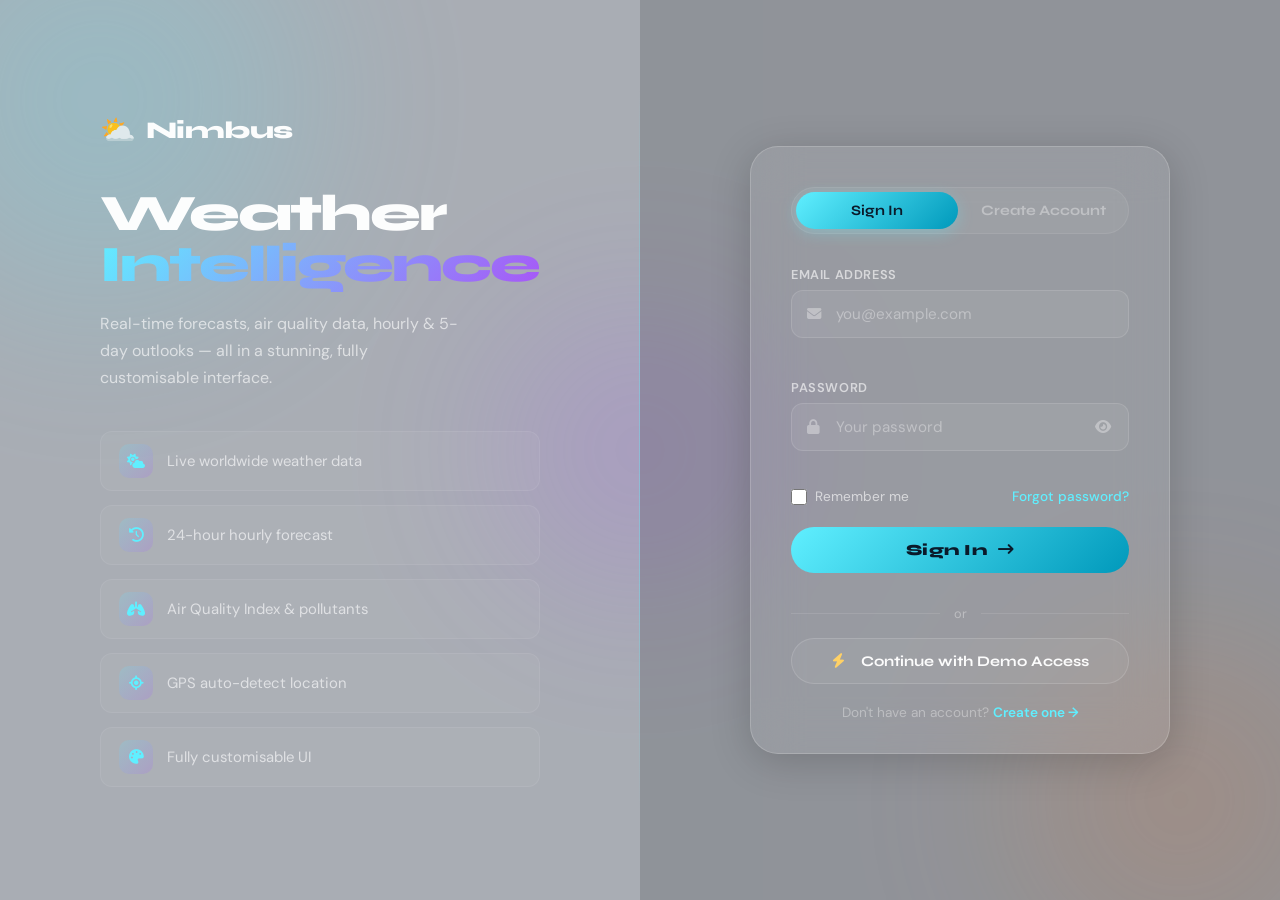
<file: index.html>
<!DOCTYPE html>
<html lang="en">
<head>
  <meta charset="UTF-8" />
  <meta name="viewport" content="width=device-width, initial-scale=1.0"/>
  <title>Nimbus — Weather Intelligence</title>
  <link rel="stylesheet" href="style.css" />
  <link rel="preconnect" href="https://fonts.googleapis.com">
  <link rel="preconnect" href="https://fonts.gstatic.com" crossorigin>
  <link href="https://fonts.googleapis.com/css2?family=Syne:wght@400;500;600;700;800&family=DM+Sans:wght@300;400;500&display=swap" rel="stylesheet">
  <link rel="stylesheet" href="https://cdnjs.cloudflare.com/ajax/libs/font-awesome/6.5.0/css/all.min.css"/>
</head>

<!-- id="app-body" is required by app.js for class toggling (dark-mode / weather-X) -->
<body class="weather-clear" id="app-body">

  <!-- ── Fixed background layers ── -->
  <div class="bg-layer"></div>
  <div class="bg-orbs">
    <div class="orb orb1"></div>
    <div class="orb orb2"></div>
    <div class="orb orb3"></div>
  </div>

  <!-- ── Error toast ── -->
  <div class="error-toast" id="errorToast"></div>

  <!-- ── API Key Modal ── -->
  <div class="modal-overlay hidden" id="apiModal">
    <div class="modal-card">
      <div class="modal-icon">🔑</div>
      <h2>Welcome to <span>Nimbus</span></h2>
      <p>Enter your free OpenWeatherMap API key to get started with real-time weather intelligence worldwide.</p>
      <a href="https://openweathermap.org/api" target="_blank" class="get-key-link">
        <i class="fa-solid fa-arrow-up-right-from-square"></i>&nbsp; Get a free API key →
      </a>
      <input
        type="text"
        id="apiKeyInput"
        placeholder="Paste your API key here…"
        autocomplete="off"
        spellcheck="false"
      />
      <button class="btn-primary" id="saveApiKey">
        Save &amp; Continue &nbsp;<i class="fa-solid fa-arrow-right-long"></i>
      </button>
      <small>Your key is stored locally in your browser and never shared.</small>
    </div>
  </div>

  <!-- ── User Profile Dropdown ── -->
  <div class="profile-dropdown hidden" id="profileDropdown">
    <div class="pd-user">
      <div class="pd-avatar" id="pdAvatar"></div>
      <div class="pd-info">
        <span class="pd-name" id="pdName"></span>
        <span class="pd-email" id="pdEmail"></span>
      </div>
    </div>
    <div class="pd-divider"></div>
    <button class="pd-item" id="changeKeyBtn">
      <i class="fa-solid fa-key"></i> Change API Key
    </button>
    <button class="pd-item pd-logout" id="logoutBtn">
      <i class="fa-solid fa-right-from-bracket"></i> Sign Out
    </button>
  </div>

  <!-- ══════════════════════════════════════
       MAIN APP WRAPPER
  ══════════════════════════════════════ -->
  <div class="app-wrapper">

    <!-- ── HEADER ── -->
    <header class="app-header">

      <!-- Logo -->
      <div class="logo">
        <span class="logo-icon">⛅</span>
        <span class="logo-text">Nimbus</span>
      </div>

      <!-- Search bar (centre, expands) -->
      <div class="search-section header-search">
        <div class="search-box">
          <i class="fa-solid fa-magnifying-glass search-icon"></i>
          <input
            type="text"
            id="searchInput"
            placeholder="Search city or location…"
            autocomplete="off"
          />
          <button class="search-btn" id="searchBtn">Search</button>
        </div>
        <div class="suggestions-box" id="suggestionsBox"></div>
      </div>

      <!-- Right controls -->
      <div class="header-right">
        <!-- Geo button -->
        <button class="icon-btn" id="geoBtn" title="Use my location">
          <i class="fa-solid fa-location-crosshairs"></i>
        </button>

        <!-- Dark mode toggle -->
        <button class="icon-btn" id="themeBtn" title="Toggle dark mode">
          <i class="fa-solid fa-circle-half-stroke"></i>
        </button>

        <!-- °C / °F toggle -->
        <button class="unit-toggle" id="unitToggle" title="Toggle units">
          <span id="unitLabel">°C</span>
        </button>

        <!-- User avatar — opens dropdown -->
        <button class="user-avatar-btn" id="userAvatarBtn" title="Account"></button>
      </div>

    </header>

    <!-- ── LOADING OVERLAY ── -->
    <div class="loading-overlay" id="loadingOverlay">
      <div class="spinner"></div>
      <p>Fetching weather data…</p>
    </div>

    <!-- ══════════════════════════════════════
         MAIN CONTENT (hidden until data loads)
    ══════════════════════════════════════ -->
    <main class="main-content" id="mainContent" style="display:none">

      <!-- ── HERO CARD ── -->
      <div class="hero-card glass-card">

        <div class="hero-left">
          <h1 class="city-name" id="cityName">—</h1>

          <div class="country-date">
            <span id="countryName"></span>
            <span class="dot">·</span>
            <span id="currentDate"></span>
          </div>

          <div class="temp-display">
            <span id="tempValue">—</span>
            <span class="temp-unit" id="heroUnit">°C</span>
          </div>

          <p class="weather-desc" id="weatherDesc">Loading…</p>

          <div class="feels-row">
            Feels like <strong id="feelsLike">—</strong>
            &nbsp;·&nbsp;
            <span id="tempMinMax"></span>
          </div>
        </div>

        <div class="hero-right">
          <div class="weather-icon-wrap">
            <div class="big-icon" id="bigIcon">🌡️</div>
          </div>

          <div class="sun-times">
            <div class="sun-item">
              <i class="fa-solid fa-sun"></i>
              <div>
                <span class="sun-label">Sunrise</span>
                <span id="sunrise">—</span>
              </div>
            </div>
            <div class="sun-item">
              <i class="fa-solid fa-moon"></i>
              <div>
                <span class="sun-label">Sunset</span>
                <span id="sunset">—</span>
              </div>
            </div>
          </div>
        </div>

      </div><!-- /hero-card -->

      <!-- ── STATS GRID ── -->
      <div class="stats-grid">

        <!-- Humidity -->
        <div class="stat-card glass-card">
          <div class="stat-icon blue"><i class="fa-solid fa-droplet"></i></div>
          <div class="stat-info">
            <span class="stat-label">Humidity</span>
            <span class="stat-value" id="humidity">—</span>
          </div>
          <div class="stat-bar"><div class="stat-bar-fill" id="humidityBar" style="width:0%"></div></div>
        </div>

        <!-- Wind -->
        <div class="stat-card glass-card">
          <div class="stat-icon teal"><i class="fa-solid fa-wind"></i></div>
          <div class="stat-info">
            <span class="stat-label">Wind Speed</span>
            <span class="stat-value" id="windSpeed">—</span>
          </div>
          <div class="wind-dir" id="windDir">—</div>
        </div>

        <!-- Pressure -->
        <div class="stat-card glass-card">
          <div class="stat-icon orange"><i class="fa-solid fa-gauge-high"></i></div>
          <div class="stat-info">
            <span class="stat-label">Pressure</span>
            <span class="stat-value" id="pressure">—</span>
          </div>
        </div>

        <!-- Visibility -->
        <div class="stat-card glass-card">
          <div class="stat-icon purple"><i class="fa-solid fa-eye"></i></div>
          <div class="stat-info">
            <span class="stat-label">Visibility</span>
            <span class="stat-value" id="visibility">—</span>
          </div>
        </div>

        <!-- Cloud Cover -->
        <div class="stat-card glass-card">
          <div class="stat-icon blue"><i class="fa-solid fa-cloud"></i></div>
          <div class="stat-info">
            <span class="stat-label">Cloud Cover</span>
            <span class="stat-value" id="clouds">—</span>
          </div>
        </div>

        <!-- Wind Direction -->
        <div class="stat-card glass-card">
          <div class="stat-icon green"><i class="fa-solid fa-compass"></i></div>
          <div class="stat-info">
            <span class="stat-label">Wind Direction</span>
            <span class="stat-value" id="windDeg">—</span>
          </div>
        </div>

      </div><!-- /stats-grid -->

      <!-- ── HOURLY FORECAST ── -->
      <div class="section-block glass-card">
        <div class="section-header">
          <i class="fa-solid fa-clock-rotate-left"></i>
          <h3>24-Hour Forecast</h3>
        </div>
        <div class="hourly-scroll" id="hourlyScroll">
          <!-- Populated by JS -->
        </div>
      </div>

      <!-- ── 5-DAY FORECAST ── -->
      <div class="section-block glass-card">
        <div class="section-header">
          <i class="fa-solid fa-calendar-days"></i>
          <h3>5-Day Forecast</h3>
        </div>
        <div class="forecast-list" id="forecastList">
          <!-- Populated by JS -->
        </div>
      </div>

      <!-- ── BOTTOM GRID: AQI + Location ── -->
      <div class="bottom-grid">

        <!-- Air Quality -->
        <div class="aqi-card glass-card">
          <div class="section-header">
            <i class="fa-solid fa-lungs"></i>
            <h3>Air Quality Index</h3>
          </div>
          <div class="aqi-display">
            <span class="aqi-index" id="aqiIndex">—</span>
            <span class="aqi-label" id="aqiLabel">—</span>
          </div>
          <div class="aqi-details" id="aqiDetails">
            <!-- Populated by JS -->
          </div>
        </div>

        <!-- Location Details -->
        <div class="map-card glass-card">
          <div class="section-header">
            <i class="fa-solid fa-location-dot"></i>
            <h3>Location Details</h3>
          </div>
          <div class="location-details" id="locationDetails">
            <!-- Populated by JS -->
          </div>
        </div>

      </div><!-- /bottom-grid -->

      <!-- ── FOOTER ── -->
      <footer class="app-footer">
        <span>Powered by <a href="https://openweathermap.org" target="_blank">OpenWeatherMap</a></span>
        <span>·</span>
        <span>© 2026 Nimbus</span>
        <span>·</span>
        <a href="#" id="footerChangeKey">Change API Key</a>
      </footer>

    </main><!-- /main-content -->

  </div><!-- /app-wrapper -->

  <script src="app.js"></script>

  <script>
    /* =====================================================
       NIMBUS — SESSION GUARD + PROFILE DROPDOWN
       ===================================================== */

    // ── 1. Session guard — redirect to login if no session ──
    const sessionRaw = localStorage.getItem('nimbus_session');
    if (!sessionRaw) {
      window.location.href = 'login.html';
    }

    // ── 2. Populate user avatar + dropdown ──
    const session = JSON.parse(sessionRaw || '{}');
    const initials = (session.name || 'U')
      .split(' ')
      .map(w => w[0])
      .slice(0, 2)
      .join('')
      .toUpperCase();

    const avatarBtn  = document.getElementById('userAvatarBtn');
    const dropdown   = document.getElementById('profileDropdown');
    const pdAvatar   = document.getElementById('pdAvatar');
    const pdName     = document.getElementById('pdName');
    const pdEmail    = document.getElementById('pdEmail');
    const logoutBtn  = document.getElementById('logoutBtn');
    const footerKey  = document.getElementById('footerChangeKey');

    avatarBtn.textContent = initials;
    pdAvatar.textContent  = initials;
    pdName.textContent    = session.name  || 'User';
    pdEmail.textContent   = session.email || '';

    // ── 3. Dropdown toggle ──
    avatarBtn.addEventListener('click', e => {
      e.stopPropagation();
      dropdown.classList.toggle('hidden');
      positionDropdown();
    });

    document.addEventListener('click', e => {
      if (!dropdown.contains(e.target) && e.target !== avatarBtn) {
        dropdown.classList.add('hidden');
      }
    });

    function positionDropdown() {
      const rect = avatarBtn.getBoundingClientRect();
      dropdown.style.top  = (rect.bottom + 10) + 'px';
      dropdown.style.right = (window.innerWidth - rect.right) + 'px';
    }

    // ── 4. Logout ──
    logoutBtn.addEventListener('click', () => {
      localStorage.removeItem('nimbus_session');
      window.location.href = 'login.html';
    });

    // ── 5. Footer change key alias ──
    if (footerKey) {
      footerKey.addEventListener('click', e => {
        e.preventDefault();
        document.getElementById('apiModal').classList.remove('hidden');
        dropdown.classList.add('hidden');
      });
    }

    // ── 6. Sync changeKeyBtn (defined in app.js) also closes dropdown ──
    document.addEventListener('DOMContentLoaded', () => {
      const ckBtn = document.getElementById('changeKeyBtn');
      if (ckBtn) {
        ckBtn.addEventListener('click', () => {
          dropdown.classList.add('hidden');
        });
      }
    });
  </script>

</body>
</html>
</file>
<file: style.css>
/* ===========================
   NIMBUS WEATHER — STYLES
   =========================== */

:root {
  --font-display: 'Syne', sans-serif;
  --font-body: 'DM Sans', sans-serif;

  --glass-bg: rgba(255,255,255,0.08);
  --glass-border: rgba(255,255,255,0.18);
  --glass-shadow: 0 8px 40px rgba(0,0,0,0.18);
  --glass-blur: blur(24px);

  --text-primary: rgba(255,255,255,0.97);
  --text-secondary: rgba(255,255,255,0.62);
  --text-muted: rgba(255,255,255,0.35);

  --accent: #60EFFF;
  --accent2: #FF8C42;
  --success: #69FF97;
  --danger: #FF6B6B;
  --warning: #FFD166;

  --radius-sm: 12px;
  --radius-md: 20px;
  --radius-lg: 28px;

  --transition: all 0.3s cubic-bezier(0.4, 0, 0.2, 1);
}

body.dark-mode {
  --glass-bg: rgba(0,0,0,0.25);
  --glass-border: rgba(255,255,255,0.10);
  --text-primary: rgba(255,255,255,0.92);
}

/* ===========================
   RESET & BASE
   =========================== */
*, *::before, *::after { box-sizing: border-box; margin: 0; padding: 0; }
html { scroll-behavior: smooth; }

body {
  font-family: var(--font-body);
  color: var(--text-primary);
  min-height: 100vh;
  overflow-x: hidden;
  position: relative;
  transition: var(--transition);
}

a { color: var(--accent); text-decoration: none; }
a:hover { text-decoration: underline; }
.hidden { display: none !important; }

/* ===========================
   ANIMATED BACKGROUNDS
   =========================== */
.bg-layer {
  position: fixed;
  inset: 0;
  z-index: 0;
  transition: background 1.5s ease;
}

.weather-clear .bg-layer {
  background: linear-gradient(135deg, #0F2027 0%, #203A43 40%, #2C5364 100%);
}

.weather-clouds .bg-layer {
  background: linear-gradient(135deg, #1a1a2e 0%, #16213e 50%, #0f3460 100%);
}

.weather-rain .bg-layer {
  background: linear-gradient(135deg, #0d0d0d 0%, #1a1a2e 40%, #16213e 100%);
}

.weather-thunderstorm .bg-layer {
  background: linear-gradient(135deg, #0a0a0a 0%, #1a0533 50%, #2d0a5e 100%);
}

.weather-snow .bg-layer {
  background: linear-gradient(135deg, #1a2a4a 0%, #2a3a5a 50%, #3a4a6a 100%);
}

.weather-fog .bg-layer {
  background: linear-gradient(135deg, #2c3e50 0%, #3d5166 50%, #4a6380 100%);
}

.bg-orbs {
  position: fixed;
  inset: 0;
  z-index: 0;
  overflow: hidden;
  pointer-events: none;
}

.orb {
  position: absolute;
  border-radius: 50%;
  filter: blur(80px);
  opacity: 0.25;
  animation: floatOrb 12s ease-in-out infinite;
}

.orb1 {
  width: 500px; height: 500px;
  background: radial-gradient(circle, #60EFFF, transparent);
  top: -150px; left: -150px;
  animation-delay: 0s;
}
.orb2 {
  width: 400px; height: 400px;
  background: radial-gradient(circle, #FF8C42, transparent);
  bottom: -100px; right: -100px;
  animation-delay: -4s;
}
.orb3 {
  width: 350px; height: 350px;
  background: radial-gradient(circle, #a855f7, transparent);
  top: 50%; left: 50%;
  transform: translate(-50%, -50%);
  animation-delay: -8s;
}

@keyframes floatOrb {
  0%, 100% { transform: translate(0, 0) scale(1); }
  33% { transform: translate(40px, -30px) scale(1.05); }
  66% { transform: translate(-30px, 20px) scale(0.95); }
}

/* ===========================
   GLASS CARD
   =========================== */
.glass-card {
  background: var(--glass-bg);
  border: 1px solid var(--glass-border);
  backdrop-filter: var(--glass-blur);
  -webkit-backdrop-filter: var(--glass-blur);
  border-radius: var(--radius-lg);
  box-shadow: var(--glass-shadow);
  transition: var(--transition);
}
.glass-card:hover {
  border-color: rgba(255,255,255,0.28);
  transform: translateY(-2px);
  box-shadow: 0 16px 60px rgba(0,0,0,0.22);
}

/* ===========================
   APP WRAPPER
   =========================== */
.app-wrapper {
  position: relative;
  z-index: 2;
  max-width: 960px;
  margin: 0 auto;
  padding: 0 16px 48px;
}

/* ===========================
   HEADER
   =========================== */
.app-header {
  display: flex;
  justify-content: space-between;
  align-items: center;
  padding: 24px 0 20px;
}

.logo {
  display: flex;
  align-items: center;
  gap: 10px;
  font-family: var(--font-display);
  font-size: 1.5rem;
  font-weight: 800;
  letter-spacing: -0.5px;
}
.logo-icon { font-size: 1.8rem; }
.logo-text { color: var(--text-primary); }

.header-right {
  display: flex;
  align-items: center;
  gap: 10px;
}

.icon-btn {
  background: var(--glass-bg);
  border: 1px solid var(--glass-border);
  border-radius: 50%;
  width: 40px; height: 40px;
  display: flex; align-items: center; justify-content: center;
  cursor: pointer;
  color: var(--text-primary);
  font-size: 0.95rem;
  backdrop-filter: var(--glass-blur);
  transition: var(--transition);
}
.icon-btn:hover {
  background: rgba(255,255,255,0.18);
  border-color: rgba(255,255,255,0.4);
  transform: scale(1.1);
}

.unit-toggle {
  background: var(--glass-bg);
  border: 1px solid var(--glass-border);
  border-radius: 20px;
  padding: 6px 16px;
  cursor: pointer;
  color: var(--text-primary);
  font-family: var(--font-display);
  font-size: 0.9rem;
  font-weight: 700;
  backdrop-filter: var(--glass-blur);
  transition: var(--transition);
}
.unit-toggle:hover {
  background: rgba(255,255,255,0.18);
  transform: scale(1.05);
}

.user-avatar-btn {
  width: 40px;
  height: 40px;
  border-radius: 50%;
  background: var(--accent);
  color: #0a1a2a;
  font-family: var(--font-display);
  font-size: 0.95rem;
  font-weight: 800;
  display: flex;
  align-items: center;
  justify-content: center;
  cursor: pointer;
  transition: var(--transition);
  border: 2px solid rgba(255,255,255,0.25);
  flex-shrink: 0;
  line-height: 1;
}
.user-avatar-btn:hover {
  transform: scale(1.1);
  box-shadow: 0 4px 20px rgba(96,239,255,0.4);
}

/* ===========================
   SEARCH
   =========================== */
.search-section {
  position: relative;
  margin-bottom: 28px;
}

.search-box {
  display: flex;
  align-items: center;
  gap: 12px;
  background: var(--glass-bg);
  border: 1px solid var(--glass-border);
  backdrop-filter: var(--glass-blur);
  border-radius: 60px;
  padding: 14px 20px;
  box-shadow: 0 4px 24px rgba(0,0,0,0.15);
  transition: var(--transition);
}
.search-box:focus-within {
  border-color: var(--accent);
  box-shadow: 0 4px 32px rgba(96,239,255,0.2);
}

.search-icon {
  color: var(--text-secondary);
  font-size: 1rem;
  flex-shrink: 0;
}

#searchInput {
  flex: 1;
  background: transparent;
  border: none;
  outline: none;
  font-family: var(--font-body);
  font-size: 1rem;
  color: var(--text-primary);
}
#searchInput::placeholder { color: var(--text-muted); }

.search-btn {
  background: linear-gradient(135deg, var(--accent), #0099bb);
  border: none;
  border-radius: 40px;
  padding: 8px 22px;
  cursor: pointer;
  color: #0a1a2a;
  font-family: var(--font-display);
  font-size: 0.9rem;
  font-weight: 700;
  transition: var(--transition);
  white-space: nowrap;
}
.search-btn:hover {
  transform: scale(1.05);
  box-shadow: 0 4px 20px rgba(96,239,255,0.4);
}

.suggestions-box {
  position: absolute;
  top: calc(100% + 8px);
  left: 0; right: 0;
  background: rgba(10, 20, 40, 0.96);
  border: 1px solid var(--glass-border);
  border-radius: var(--radius-md);
  backdrop-filter: blur(32px);
  z-index: 100;
  overflow: hidden;
  box-shadow: 0 12px 40px rgba(0,0,0,0.4);
  display: none;
}
.suggestions-box.show { display: block; }
.suggestion-item {
  padding: 14px 20px;
  cursor: pointer;
  display: flex;
  align-items: center;
  gap: 12px;
  font-size: 0.95rem;
  transition: background 0.2s;
}
.suggestion-item:hover { background: rgba(255,255,255,0.08); }
.suggestion-item i { color: var(--accent); }

/* ===========================
   LOADING
   =========================== */
.loading-overlay {
  display: none;
  flex-direction: column;
  align-items: center;
  justify-content: center;
  padding: 60px 20px;
  gap: 16px;
}
.loading-overlay.show { display: flex; }
.spinner {
  width: 48px; height: 48px;
  border: 3px solid rgba(255,255,255,0.1);
  border-top-color: var(--accent);
  border-radius: 50%;
  animation: spin 0.8s linear infinite;
}
@keyframes spin { to { transform: rotate(360deg); } }
.loading-overlay p { color: var(--text-secondary); font-size: 0.95rem; }

/* ===========================
   ERROR TOAST
   =========================== */
.error-toast {
  position: fixed;
  top: 20px; left: 50%;
  transform: translateX(-50%) translateY(-80px);
  background: rgba(255,107,107,0.95);
  color: white;
  padding: 14px 24px;
  border-radius: 40px;
  font-size: 0.9rem;
  z-index: 9999;
  transition: transform 0.4s cubic-bezier(0.4,0,0.2,1);
  backdrop-filter: blur(20px);
  box-shadow: 0 8px 32px rgba(255,107,107,0.4);
  text-align: center;
  max-width: 90vw;
}
.error-toast.show { transform: translateX(-50%) translateY(0); }

/* ===========================
   HERO CARD
   =========================== */
.hero-card {
  display: flex;
  justify-content: space-between;
  align-items: flex-start;
  padding: 36px 40px;
  margin-bottom: 20px;
  gap: 20px;
}

.hero-left { flex: 1; }

.city-name {
  font-family: var(--font-display);
  font-size: clamp(2rem, 5vw, 3.2rem);
  font-weight: 800;
  line-height: 1;
  margin-bottom: 8px;
  letter-spacing: -1px;
}

.country-date {
  color: var(--text-secondary);
  font-size: 0.95rem;
  margin-bottom: 24px;
  display: flex;
  gap: 8px;
  align-items: center;
}
.dot { color: var(--text-muted); }

.temp-display {
  display: flex;
  align-items: flex-start;
  gap: 4px;
  line-height: 1;
  margin-bottom: 10px;
}
#tempValue {
  font-family: var(--font-display);
  font-size: clamp(4rem, 12vw, 6rem);
  font-weight: 800;
  letter-spacing: -4px;
}
.temp-unit {
  font-family: var(--font-display);
  font-size: 2rem;
  font-weight: 600;
  margin-top: 12px;
  color: var(--text-secondary);
}

.weather-desc {
  font-size: 1.2rem;
  font-weight: 500;
  color: var(--text-secondary);
  text-transform: capitalize;
  margin-bottom: 16px;
}

.feels-row { font-size: 0.9rem; color: var(--text-secondary); }
.feels-row strong { color: var(--text-primary); }

.hero-right {
  display: flex;
  flex-direction: column;
  align-items: center;
  gap: 28px;
  min-width: 160px;
}

.weather-icon-wrap { position: relative; }

.big-icon {
  font-size: clamp(5rem, 10vw, 7rem);
  filter: drop-shadow(0 0 30px rgba(255,255,255,0.3));
  animation: iconFloat 4s ease-in-out infinite;
}
@keyframes iconFloat {
  0%, 100% { transform: translateY(0); }
  50% { transform: translateY(-12px); }
}

.sun-times { display: flex; flex-direction: column; gap: 12px; width: 100%; }
.sun-item {
  display: flex;
  align-items: center;
  gap: 12px;
  background: rgba(255,255,255,0.05);
  padding: 10px 16px;
  border-radius: var(--radius-sm);
  border: 1px solid rgba(255,255,255,0.08);
}
.sun-item i { color: var(--warning); font-size: 1rem; width: 16px; text-align: center; }
.sun-item div { display: flex; flex-direction: column; }
.sun-label { font-size: 0.72rem; color: var(--text-muted); text-transform: uppercase; letter-spacing: 0.5px; }
.sun-item span:last-child { font-size: 0.92rem; font-weight: 600; }

/* ===========================
   STATS GRID
   =========================== */
.stats-grid {
  display: grid;
  grid-template-columns: repeat(3, 1fr);
  gap: 16px;
  margin-bottom: 20px;
}

.stat-card { padding: 22px 24px; display: flex; flex-direction: column; gap: 10px; }

.stat-icon { font-size: 1.4rem; }
.stat-icon.blue { color: #60EFFF; }
.stat-icon.teal { color: #48CAE4; }
.stat-icon.orange { color: #FF8C42; }
.stat-icon.purple { color: #C77DFF; }
.stat-icon.green { color: #69FF97; }

.stat-info { display: flex; flex-direction: column; gap: 3px; }
.stat-label { font-size: 0.75rem; color: var(--text-muted); text-transform: uppercase; letter-spacing: 0.8px; }
.stat-value { font-family: var(--font-display); font-size: 1.3rem; font-weight: 700; }

.stat-bar { height: 4px; background: rgba(255,255,255,0.1); border-radius: 2px; overflow: hidden; }
.stat-bar-fill {
  height: 100%;
  background: linear-gradient(90deg, var(--accent), #0099bb);
  border-radius: 2px;
  transition: width 1s ease;
}

.wind-dir { font-size: 0.85rem; color: var(--text-secondary); display: flex; align-items: center; gap: 6px; }

/* ===========================
   SECTIONS
   =========================== */
.section-block { padding: 28px 32px; margin-bottom: 20px; }

.section-header { display: flex; align-items: center; gap: 12px; margin-bottom: 24px; }
.section-header i { color: var(--accent); font-size: 1.1rem; }
.section-header h3 { font-family: var(--font-display); font-size: 1.05rem; font-weight: 700; letter-spacing: 0.2px; }

.hourly-scroll {
  display: flex;
  gap: 12px;
  overflow-x: auto;
  padding-bottom: 8px;
  scrollbar-width: thin;
  scrollbar-color: rgba(255,255,255,0.15) transparent;
}
.hourly-scroll::-webkit-scrollbar { height: 4px; }
.hourly-scroll::-webkit-scrollbar-thumb { background: rgba(255,255,255,0.2); border-radius: 4px; }

.hourly-item {
  flex: 0 0 80px;
  display: flex;
  flex-direction: column;
  align-items: center;
  gap: 8px;
  padding: 16px 10px;
  border-radius: var(--radius-sm);
  border: 1px solid rgba(255,255,255,0.08);
  background: rgba(255,255,255,0.04);
  transition: var(--transition);
  cursor: default;
}
.hourly-item:hover { background: rgba(255,255,255,0.1); border-color: rgba(255,255,255,0.2); }
.hourly-item.now { background: rgba(96,239,255,0.12); border-color: var(--accent); }

.hourly-time { font-size: 0.75rem; color: var(--text-muted); font-weight: 600; }
.hourly-icon { font-size: 1.5rem; }
.hourly-temp { font-family: var(--font-display); font-size: 0.95rem; font-weight: 700; }
.hourly-rain { font-size: 0.72rem; color: #60EFFF; }

.forecast-list { display: flex; flex-direction: column; gap: 10px; }

.forecast-item {
  display: flex;
  align-items: center;
  gap: 16px;
  padding: 16px 20px;
  border-radius: var(--radius-sm);
  border: 1px solid rgba(255,255,255,0.06);
  background: rgba(255,255,255,0.03);
  transition: var(--transition);
}
.forecast-item:hover { background: rgba(255,255,255,0.07); border-color: rgba(255,255,255,0.14); }

.forecast-day { font-family: var(--font-display); font-weight: 700; font-size: 0.95rem; min-width: 80px; }
.forecast-icon { font-size: 1.6rem; }
.forecast-desc { flex: 1; font-size: 0.88rem; color: var(--text-secondary); text-transform: capitalize; }
.forecast-rain { font-size: 0.8rem; color: #60EFFF; min-width: 50px; text-align: right; }
.forecast-temps { display: flex; gap: 10px; min-width: 100px; justify-content: flex-end; }
.forecast-max { font-family: var(--font-display); font-weight: 700; font-size: 0.95rem; }
.forecast-min { font-family: var(--font-display); font-weight: 400; font-size: 0.95rem; color: var(--text-muted); }

/* ===========================
   BOTTOM GRID
   =========================== */
.bottom-grid { display: grid; grid-template-columns: 1fr 1fr; gap: 20px; margin-bottom: 20px; }

.aqi-card, .map-card { padding: 28px 32px; }

.aqi-display { display: flex; align-items: baseline; gap: 16px; margin-bottom: 20px; }
.aqi-index { font-family: var(--font-display); font-size: 3.5rem; font-weight: 800; letter-spacing: -2px; line-height: 1; }
.aqi-label { font-size: 1rem; font-weight: 600; }

.aqi-good { color: var(--success); }
.aqi-moderate { color: var(--warning); }
.aqi-poor { color: var(--accent2); }
.aqi-bad { color: var(--danger); }

.aqi-details { display: grid; grid-template-columns: 1fr 1fr; gap: 12px; }
.aqi-detail-item { display: flex; flex-direction: column; gap: 3px; }
.aqi-detail-name { font-size: 0.72rem; color: var(--text-muted); text-transform: uppercase; letter-spacing: 0.5px; }
.aqi-detail-value { font-family: var(--font-display); font-size: 0.95rem; font-weight: 700; }

.location-details { display: flex; flex-direction: column; gap: 14px; }
.loc-item {
  display: flex;
  justify-content: space-between;
  align-items: center;
  padding-bottom: 12px;
  border-bottom: 1px solid rgba(255,255,255,0.06);
}
.loc-item:last-child { border-bottom: none; padding-bottom: 0; }
.loc-key { font-size: 0.82rem; color: var(--text-muted); text-transform: uppercase; letter-spacing: 0.5px; }
.loc-val { font-family: var(--font-display); font-size: 0.95rem; font-weight: 700; }

/* ===========================
   MODAL
   =========================== */
.modal-overlay {
  position: fixed;
  inset: 0;
  background: rgba(0,0,0,0.7);
  backdrop-filter: blur(20px);
  z-index: 9999;
  display: flex;
  align-items: center;
  justify-content: center;
  padding: 20px;
}
.modal-overlay.hidden { display: none; }

.modal-card {
  background: rgba(10,20,40,0.95);
  border: 1px solid rgba(255,255,255,0.15);
  border-radius: var(--radius-lg);
  padding: 48px 40px;
  max-width: 440px;
  width: 100%;
  text-align: center;
  box-shadow: 0 32px 80px rgba(0,0,0,0.5);
  animation: modalIn 0.4s cubic-bezier(0.4,0,0.2,1);
}
@keyframes modalIn {
  from { transform: scale(0.9); opacity: 0; }
  to { transform: scale(1); opacity: 1; }
}

.modal-icon { font-size: 3.5rem; margin-bottom: 16px; }
.modal-card h2 { font-family: var(--font-display); font-size: 1.8rem; font-weight: 800; margin-bottom: 12px; }
.modal-card h2 span { color: var(--accent); }
.modal-card p { color: var(--text-secondary); font-size: 0.95rem; line-height: 1.6; margin-bottom: 14px; }

.get-key-link { display: inline-block; font-size: 0.9rem; margin-bottom: 24px; color: var(--accent); font-weight: 600; }

.modal-card input {
  width: 100%;
  background: rgba(255,255,255,0.06);
  border: 1px solid rgba(255,255,255,0.15);
  border-radius: var(--radius-sm);
  padding: 14px 18px;
  font-family: var(--font-body);
  font-size: 0.95rem;
  color: var(--text-primary);
  outline: none;
  margin-bottom: 16px;
  transition: border-color 0.3s;
}
.modal-card input:focus { border-color: var(--accent); }
.modal-card input::placeholder { color: var(--text-muted); }

.btn-primary {
  width: 100%;
  background: linear-gradient(135deg, var(--accent), #0099bb);
  border: none;
  border-radius: 40px;
  padding: 14px;
  cursor: pointer;
  color: #0a1a2a;
  font-family: var(--font-display);
  font-size: 1rem;
  font-weight: 800;
  transition: var(--transition);
  margin-bottom: 16px;
}
.btn-primary:hover {
  transform: scale(1.03);
  box-shadow: 0 8px 30px rgba(96,239,255,0.4);
}

.modal-card small { color: var(--text-muted); font-size: 0.78rem; line-height: 1.5; }

/* ===========================
   FOOTER
   =========================== */
.app-footer {
  text-align: center;
  padding: 20px 0 0;
  color: var(--text-muted);
  font-size: 0.82rem;
  display: flex;
  justify-content: center;
  gap: 20px;
  flex-wrap: wrap;
}
.app-footer a { color: var(--accent); }

/* ===========================
   ANIMATIONS - CONTENT IN
   =========================== */
.main-content.show > * { animation: fadeUp 0.5s ease both; }
.main-content.show > *:nth-child(1) { animation-delay: 0.05s; }
.main-content.show > *:nth-child(2) { animation-delay: 0.1s; }
.main-content.show > *:nth-child(3) { animation-delay: 0.15s; }
.main-content.show > *:nth-child(4) { animation-delay: 0.2s; }
.main-content.show > *:nth-child(5) { animation-delay: 0.25s; }
.main-content.show > *:nth-child(6) { animation-delay: 0.3s; }

@keyframes fadeUp {
  from { opacity: 0; transform: translateY(20px); }
  to { opacity: 1; transform: translateY(0); }
}

.rain-canvas {
  position: fixed;
  inset: 0;
  z-index: 1;
  pointer-events: none;
  opacity: 0.5;
}

/* =====================================================
   AUTH PAGE — PREMIUM RESPONSIVE (login.html)
   ===================================================== */

.auth-page {
  position: relative;
  z-index: 2;
  min-height: 100vh;
  display: grid;
  grid-template-columns: 1fr 1fr;
  align-items: stretch;
}

/* ---- LEFT BRANDING PANEL ---- */
.auth-left {
  display: flex;
  align-items: center;
  justify-content: center;
  padding: 60px 56px;
  position: relative;
  overflow: hidden;
}

/* Decorative shimmer line on right edge of left panel */
.auth-left::after {
  content: '';
  position: absolute;
  top: 10%;
  right: 0;
  width: 1px;
  height: 80%;
  background: linear-gradient(
    to bottom,
    transparent,
    rgba(96,239,255,0.35) 30%,
    rgba(96,239,255,0.35) 70%,
    transparent
  );
}

.auth-brand-inner {
  max-width: 440px;
  width: 100%;
  animation: fadeUp 0.8s ease both;
}

.auth-logo {
  margin-bottom: 40px;
}

.auth-tagline {
  font-family: var(--font-display);
  font-size: clamp(2.6rem, 4vw, 3.8rem);
  font-weight: 800;
  line-height: 1.0;
  letter-spacing: -2px;
  margin-bottom: 20px;
  color: var(--text-primary);
}
.auth-tagline span {
  background: linear-gradient(135deg, var(--accent), #a855f7);
  -webkit-background-clip: text;
  -webkit-text-fill-color: transparent;
  background-clip: text;
}

.auth-sub {
  color: var(--text-secondary);
  font-size: 1rem;
  line-height: 1.7;
  margin-bottom: 40px;
  max-width: 360px;
}

.auth-features {
  display: flex;
  flex-direction: column;
  gap: 14px;
}

.auth-feature {
  display: flex;
  align-items: center;
  gap: 14px;
  font-size: 0.93rem;
  color: var(--text-secondary);
  padding: 12px 18px;
  background: rgba(255,255,255,0.04);
  border: 1px solid rgba(255,255,255,0.07);
  border-radius: var(--radius-sm);
  transition: var(--transition);
}
.auth-feature:hover {
  background: rgba(255,255,255,0.08);
  color: var(--text-primary);
  border-color: rgba(96,239,255,0.2);
  transform: translateX(4px);
}

.af-icon {
  width: 34px;
  height: 34px;
  border-radius: 10px;
  background: linear-gradient(135deg, rgba(96,239,255,0.18), rgba(168,85,247,0.18));
  display: flex;
  align-items: center;
  justify-content: center;
  font-size: 0.9rem;
  color: var(--accent);
  flex-shrink: 0;
}

/* ---- RIGHT FORM PANEL ---- */
.auth-right {
  display: flex;
  align-items: center;
  justify-content: center;
  padding: 48px 56px;
  background: rgba(0,0,0,0.15);
}

.auth-card {
  width: 100%;
  max-width: 420px;
  padding: 40px 40px 32px;
  /* Override the hover translateY so the form doesn't jump */
  transition: box-shadow 0.3s ease, border-color 0.3s ease;
}
.auth-card:hover {
  transform: none;
}

/* ---- TABS ---- */
.auth-tabs {
  display: flex;
  gap: 4px;
  background: rgba(255,255,255,0.05);
  border: 1px solid rgba(255,255,255,0.08);
  border-radius: 40px;
  padding: 4px;
  margin-bottom: 32px;
}

.auth-tab {
  flex: 1;
  background: transparent;
  border: none;
  border-radius: 36px;
  padding: 10px 16px;
  font-family: var(--font-display);
  font-size: 0.9rem;
  font-weight: 700;
  color: var(--text-muted);
  cursor: pointer;
  transition: var(--transition);
}
.auth-tab.active {
  background: linear-gradient(135deg, var(--accent), #0099bb);
  color: #0a1a2a;
  box-shadow: 0 4px 16px rgba(96,239,255,0.3);
}
.auth-tab:not(.active):hover { color: var(--text-primary); background: rgba(255,255,255,0.06); }

/* ---- FORM ---- */
.auth-form {
  display: flex;
  flex-direction: column;
  gap: 18px;
}

.form-group {
  display: flex;
  flex-direction: column;
  gap: 7px;
}

.form-label {
  font-size: 0.8rem;
  font-weight: 600;
  color: var(--text-secondary);
  text-transform: uppercase;
  letter-spacing: 0.6px;
}

.input-wrap {
  position: relative;
  display: flex;
  align-items: center;
}

.input-icon {
  position: absolute;
  left: 16px;
  color: var(--text-muted);
  font-size: 0.9rem;
  pointer-events: none;
  z-index: 1;
}

.form-input {
  width: 100%;
  background: rgba(255,255,255,0.06);
  border: 1px solid rgba(255,255,255,0.12);
  border-radius: var(--radius-sm);
  padding: 13px 44px 13px 44px;
  font-family: var(--font-body);
  font-size: 0.95rem;
  color: var(--text-primary);
  outline: none;
  transition: border-color 0.25s ease, background 0.25s ease, box-shadow 0.25s ease;
}
.form-input::placeholder { color: var(--text-muted); }
.form-input:focus {
  border-color: var(--accent);
  background: rgba(96,239,255,0.06);
  box-shadow: 0 0 0 3px rgba(96,239,255,0.12);
}

.toggle-pw {
  position: absolute;
  right: 14px;
  background: transparent;
  border: none;
  color: var(--text-muted);
  cursor: pointer;
  font-size: 0.9rem;
  padding: 4px;
  transition: color 0.2s;
  z-index: 1;
}
.toggle-pw:hover { color: var(--text-primary); }

.form-error {
  font-size: 0.78rem;
  color: var(--danger);
  min-height: 16px;
  padding-left: 4px;
}

/* Remember / Forgot row */
.form-row-space {
  display: flex;
  justify-content: space-between;
  align-items: center;
  margin-top: -4px;
  flex-wrap: wrap;
  gap: 8px;
}

.check-label {
  display: flex;
  align-items: center;
  gap: 8px;
  font-size: 0.85rem;
  color: var(--text-secondary);
  cursor: pointer;
  user-select: none;
}
.check-label input[type="checkbox"] {
  width: 16px;
  height: 16px;
  accent-color: var(--accent);
  cursor: pointer;
}
.check-label a { font-size: 0.85rem; }

.forgot-link {
  font-size: 0.85rem;
  color: var(--accent);
  font-weight: 500;
}
.forgot-link:hover { text-decoration: underline; }

/* Submit button */
.auth-submit {
  margin-top: 4px;
  padding: 14px;
  border-radius: 40px;
  font-size: 0.97rem;
  letter-spacing: 0.3px;
}

/* Divider */
.auth-divider {
  display: flex;
  align-items: center;
  gap: 14px;
  color: var(--text-muted);
  font-size: 0.8rem;
  margin: -2px 0;
}
.auth-divider::before,
.auth-divider::after {
  content: '';
  flex: 1;
  height: 1px;
  background: rgba(255,255,255,0.1);
}

/* Demo button */
.demo-btn {
  width: 100%;
  background: rgba(255,255,255,0.05);
  border: 1px solid rgba(255,255,255,0.14);
  border-radius: 40px;
  padding: 13px;
  cursor: pointer;
  color: var(--text-primary);
  font-family: var(--font-display);
  font-size: 0.92rem;
  font-weight: 700;
  transition: var(--transition);
  display: flex;
  align-items: center;
  justify-content: center;
  gap: 8px;
}
.demo-btn:hover {
  background: rgba(255,255,255,0.1);
  border-color: rgba(255,255,255,0.28);
  transform: scale(1.02);
  box-shadow: 0 4px 20px rgba(0,0,0,0.2);
}
.demo-btn i { color: var(--warning); }

/* Switch note */
.auth-switch-note {
  text-align: center;
  margin-top: 20px;
  font-size: 0.85rem;
  color: var(--text-muted);
}
.auth-switch-note a {
  color: var(--accent);
  font-weight: 600;
}

/* =====================================================
   RESPONSIVE — TABLET (≤ 1024px)
   ===================================================== */
@media (max-width: 1024px) {
  .auth-page {
    grid-template-columns: 1fr 1fr;
  }

  .auth-left {
    padding: 48px 36px;
  }

  .auth-right {
    padding: 40px 32px;
  }

  .auth-tagline {
    font-size: clamp(2rem, 3.5vw, 2.8rem);
  }

  .auth-sub {
    font-size: 0.92rem;
  }

  .auth-card {
    padding: 32px 28px 24px;
  }

  /* Main app stats grid */
  .stats-grid {
    grid-template-columns: repeat(2, 1fr);
  }

  .bottom-grid {
    grid-template-columns: 1fr;
  }
}

/* =====================================================
   RESPONSIVE — SMALL TABLET / LARGE MOBILE (≤ 768px)
   ===================================================== */
@media (max-width: 768px) {

  /* ---- Auth page stacks vertically ---- */
  .auth-page {
    grid-template-columns: 1fr;
    grid-template-rows: auto 1fr;
  }

  .auth-left {
    padding: 36px 24px 28px;
    justify-content: flex-start;
  }

  /* Hide the decorative border line */
  .auth-left::after { display: none; }

  .auth-brand-inner {
    max-width: 100%;
  }

  .auth-logo {
    margin-bottom: 20px;
  }

  .auth-tagline {
    font-size: clamp(1.8rem, 6vw, 2.4rem);
    margin-bottom: 14px;
  }

  .auth-sub {
    font-size: 0.9rem;
    margin-bottom: 20px;
    max-width: 100%;
  }

  .auth-features {
    display: grid;
    grid-template-columns: 1fr 1fr;
    gap: 10px;
  }

  .auth-feature {
    font-size: 0.82rem;
    padding: 10px 12px;
    gap: 10px;
  }

  .auth-feature:hover { transform: none; }

  .af-icon {
    width: 28px;
    height: 28px;
    border-radius: 8px;
    font-size: 0.78rem;
    flex-shrink: 0;
  }

  /* Right panel full width */
  .auth-right {
    padding: 24px 20px 40px;
    background: transparent;
  }

  .auth-card {
    max-width: 100%;
    padding: 28px 24px 20px;
  }

  /* Main app */
  .hero-card {
    flex-direction: column;
    padding: 28px 24px;
  }

  .hero-right {
    width: 100%;
    flex-direction: row;
    justify-content: space-between;
    min-width: unset;
  }

  .sun-times {
    flex-direction: row;
    gap: 10px;
  }

  .stats-grid {
    grid-template-columns: repeat(2, 1fr);
  }

  .section-block {
    padding: 20px 20px;
  }

  .bottom-grid {
    grid-template-columns: 1fr;
  }

  .forecast-item { flex-wrap: wrap; }
  .forecast-desc { min-width: 100px; }
}

/* =====================================================
   RESPONSIVE — MOBILE (≤ 480px)
   ===================================================== */
@media (max-width: 480px) {

  .auth-left {
    padding: 28px 18px 20px;
  }

  .auth-tagline {
    font-size: 1.8rem;
    letter-spacing: -1px;
  }

  .auth-sub {
    font-size: 0.85rem;
    line-height: 1.6;
  }

  /* Single column features on very small screens */
  .auth-features {
    grid-template-columns: 1fr;
    gap: 8px;
  }

  .auth-right {
    padding: 16px 16px 36px;
  }

  .auth-card {
    padding: 24px 18px 18px;
    border-radius: var(--radius-md);
  }

  .auth-tabs {
    margin-bottom: 24px;
  }

  .auth-tab {
    font-size: 0.82rem;
    padding: 9px 12px;
  }

  .auth-form {
    gap: 14px;
  }

  .form-input {
    padding: 12px 40px 12px 42px;
    font-size: 0.9rem;
  }

  .auth-submit {
    padding: 13px;
    font-size: 0.92rem;
  }

  .demo-btn {
    padding: 12px;
    font-size: 0.87rem;
  }

  /* Main app */
  .hero-card { padding: 20px 16px; }

  .stats-grid {
    grid-template-columns: repeat(2, 1fr);
    gap: 10px;
  }

  .stat-card { padding: 16px 16px; }

  .section-block { padding: 18px 16px; }

  .forecast-item { padding: 12px 14px; }

  .forecast-day { min-width: 60px; font-size: 0.85rem; }
  .forecast-icon { font-size: 1.3rem; }

  .aqi-card, .map-card { padding: 20px 18px; }

  .aqi-index { font-size: 2.8rem; }

  .modal-card { padding: 32px 24px; }
}

/* =====================================================
   RESPONSIVE — VERY SMALL (≤ 360px)
   ===================================================== */
@media (max-width: 360px) {
  .auth-tagline { font-size: 1.55rem; }

  .auth-card { padding: 20px 14px 16px; }

  .stats-grid { grid-template-columns: 1fr 1fr; gap: 8px; }

  .stat-value { font-size: 1.1rem; }
}

/* ===========================
   HEADER SEARCH (main app)
   =========================== */
.app-header {
  gap: 16px;
}

/* Give the search section flex-grow so it fills the middle */
.header-search {
  flex: 1;
  min-width: 0;
  max-width: 520px;
  margin: 0 8px;
}

/* ===========================
   PROFILE DROPDOWN
   =========================== */
.profile-dropdown {
  position: fixed;
  z-index: 9998;
  min-width: 240px;
  background: rgba(8, 18, 34, 0.97);
  border: 1px solid rgba(255,255,255,0.14);
  border-radius: var(--radius-md);
  backdrop-filter: blur(32px);
  -webkit-backdrop-filter: blur(32px);
  box-shadow: 0 16px 60px rgba(0,0,0,0.5);
  overflow: hidden;
  animation: fadeUp 0.22s ease both;
}

.pd-user {
  display: flex;
  align-items: center;
  gap: 14px;
  padding: 18px 20px 14px;
}

.pd-avatar {
  width: 42px;
  height: 42px;
  border-radius: 50%;
  background: linear-gradient(135deg, var(--accent), #a855f7);
  color: #0a1a2a;
  font-family: var(--font-display);
  font-size: 1rem;
  font-weight: 800;
  display: flex;
  align-items: center;
  justify-content: center;
  flex-shrink: 0;
}

.pd-info {
  display: flex;
  flex-direction: column;
  gap: 3px;
  min-width: 0;
}

.pd-name {
  font-family: var(--font-display);
  font-size: 0.95rem;
  font-weight: 700;
  color: var(--text-primary);
  white-space: nowrap;
  overflow: hidden;
  text-overflow: ellipsis;
}

.pd-email {
  font-size: 0.78rem;
  color: var(--text-muted);
  white-space: nowrap;
  overflow: hidden;
  text-overflow: ellipsis;
}

.pd-divider {
  height: 1px;
  background: rgba(255,255,255,0.08);
  margin: 0 12px;
}

.pd-item {
  width: 100%;
  background: transparent;
  border: none;
  padding: 13px 20px;
  text-align: left;
  font-family: var(--font-body);
  font-size: 0.9rem;
  color: var(--text-secondary);
  cursor: pointer;
  display: flex;
  align-items: center;
  gap: 12px;
  transition: background 0.2s, color 0.2s;
}
.pd-item:hover {
  background: rgba(255,255,255,0.07);
  color: var(--text-primary);
}
.pd-item i { width: 16px; text-align: center; color: var(--accent); }

.pd-logout { padding-bottom: 14px; }
.pd-logout:hover { color: var(--danger) !important; }
.pd-logout i { color: var(--danger) !important; }

/* ===========================
   RESPONSIVE — HEADER SEARCH
   =========================== */
@media (max-width: 768px) {
  .app-header {
    flex-wrap: wrap;
    padding-bottom: 12px;
    row-gap: 12px;
  }

  /* Logo left, controls right on row 1 */
  .logo { order: 1; }
  .header-right { order: 2; margin-left: auto; }

  /* Search bar full width on row 2 */
  .header-search {
    order: 3;
    width: 100%;
    max-width: 100%;
    margin: 0;
    flex: none;
  }
}

@media (max-width: 480px) {
  .unit-toggle { padding: 6px 10px; font-size: 0.82rem; }
  .icon-btn { width: 36px; height: 36px; font-size: 0.85rem; }
  .user-avatar-btn { width: 36px; height: 36px; font-size: 0.85rem; }
  .header-right { gap: 7px; }
}


#footerChangeKey {
  display: none;
}



#apiModal {
  display: none !important;
}



.bg-layer {
  position: fixed;
  inset: 0;
  z-index: 0;
  background: url("https://images.openai.com/static-rsc-4/eBYltuTvq8oPMva9ZMZC8PH_JHYLHMsUaZmfU8ZGMevISiXniSz305ei7ifsB5VKVRRqSla4QHc8IMTnodbLxUgai-blSM60DN9EhwSJkhlmE1nqyZSalt5BerrhXl1unim2rH_Xu-50D-4nabf9BClGuVXut5fzHB99U4H0ta0BhYqapR4A7rd6Vk9x0wDg?purpose=inline") no-repeat center/cover !important;
}

.bg-layer::before {
  content: "";
  position: absolute;
  inset: 0;
  background: rgba(10,20,40,0.35); /* only dark overlay */
}
</file>
